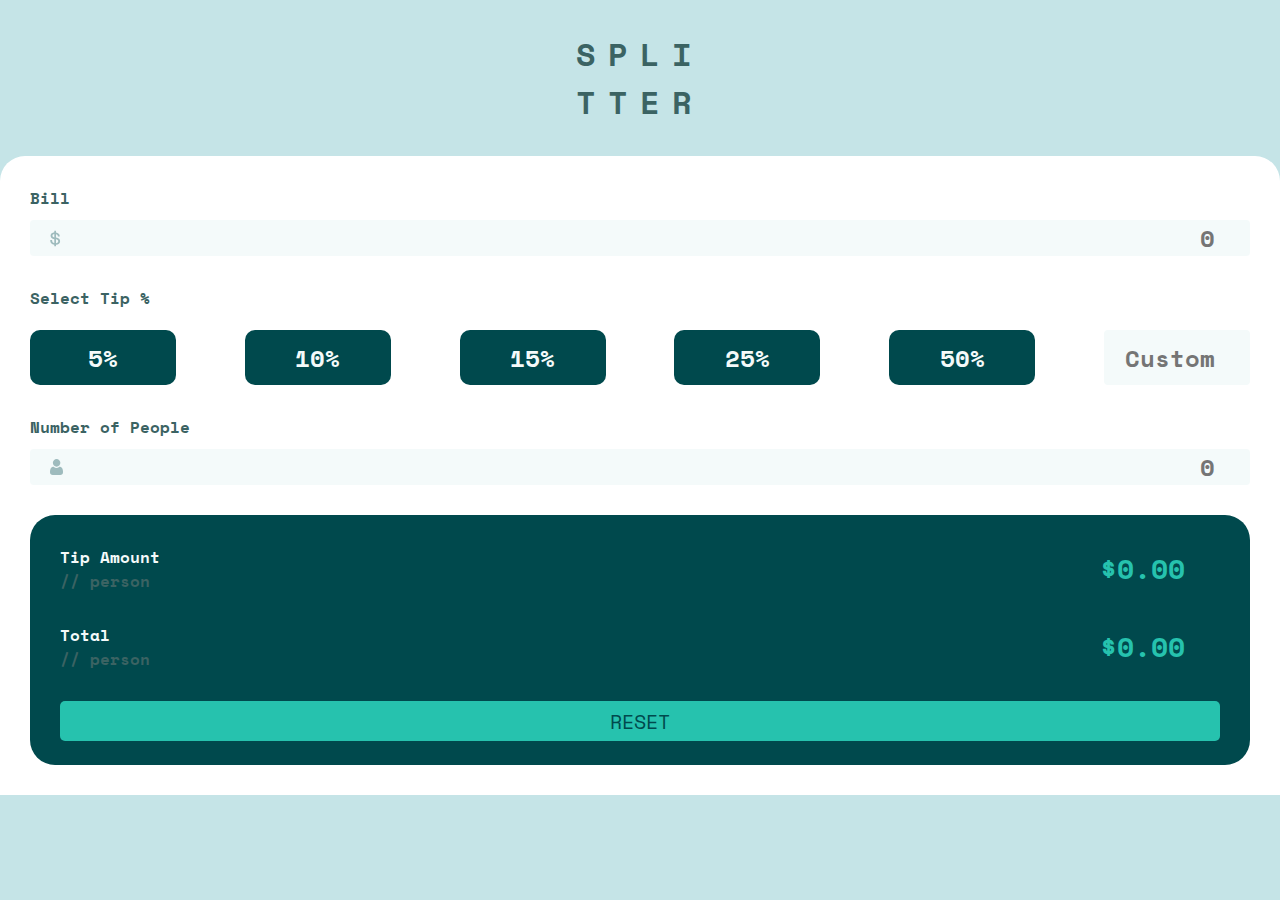
<file: tips_calc/index.html>
<!DOCTYPE html>
<html lang="en">
<head>
  <meta charset="UTF-8">
  <meta name="viewport" content="width=device-width, initial-scale=1.0"> <!-- displays site properly based on user's device -->

  <link rel="icon" type="image/png" sizes="32x32" href="./images/favicon-32x32.png">
  
  <link rel="stylesheet" href="styles.css">

  <title>Frontend Mentor | Tip calculator app</title>

</head>
<body>
    <h1 class="title">
      SPLI <br> TTER 
    </h1>
    <div class="container">
      <div class="first">
        <p>Bill</p>
        <div class="input">
          <input type="number" placeholder="0">
        </div>
        <div class="tip-box">
          <p>Select Tip %</p>
          <div class="tips">
            <div class="box">
              <p>5%</p>
            </div>
            <div class="box">
              <p>10%</p>
            </div>
            <div class="box">
              <p>15%</p>
            </div>
            <div class="box">
              <p>25%</p>
            </div>
            <div class="box">
              <p>50%</p>
            </div>
            <div class="box span">
              <div class="input-tip">
                <input class="input-tip" type="number" placeholder="Custom">
              </div>
            </div>
          </div>
        </div>
        <div class="input-people">
          <p>Number of People</p>
          <div class="input">
            <input type="number" placeholder="0">
          </div>
        </div>
      </div>
      <div class="second">
        <div class="tip-amount">
          <div class="box">
            <div class="left">
              <h4>Tip Amount</h4>
              <p>// person</p>
            </div>
            <div class="right">
              <input type="number" placeholder="$0.00">
            </div>
          </div>
          <div class="box">
            <div class="left">
              <h4>Total</h4>
              <p>// person</p>
            </div>
            <div class="right">
              <input type="number" placeholder="$0.00">
            </div>
          </div>
          <button>Reset</button>
        </div>
        </div>
      </div>
    </div>
</body>
</html>
</file>
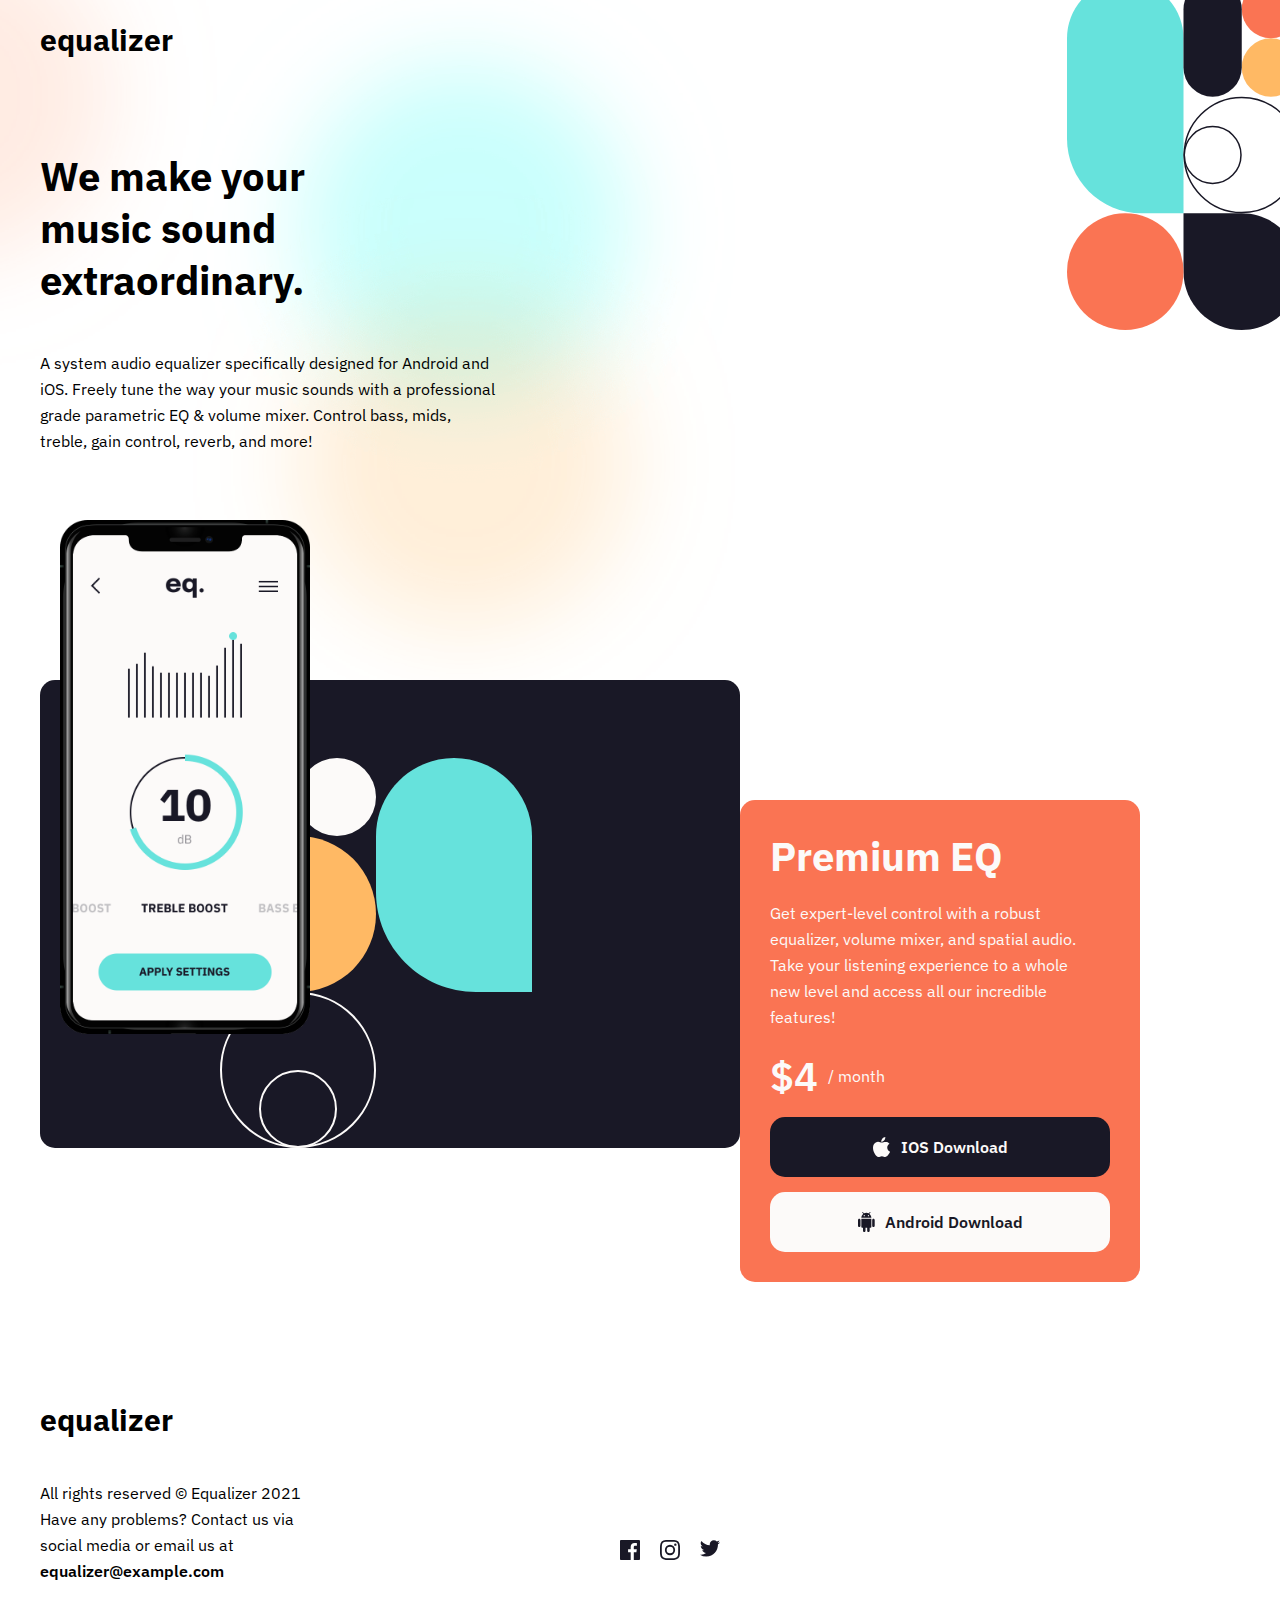
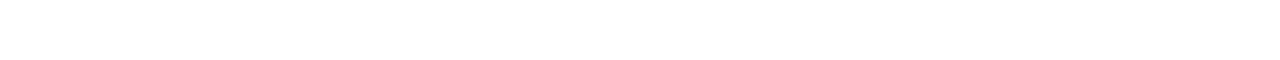
<file: landing_page_ez/main/starter-code/index.html>
<!DOCTYPE html>
<html lang="en">
<head>
  <meta charset="UTF-8">
  <meta name="viewport" content="width=device-width, initial-scale=1.0">
  <link rel="stylesheet" href="style.css">

  <link rel="icon" type="image/png" sizes="32x32" href="./assets/favicon-32x32.png">
  
  <title>Frontend Mentor | Equalizer landing page</title>
</head>
<body>
  <section>
    <div class="hero">
      <img src="./assets/bg-main-mobile.png" alt="">
      <p class="page-title">equalizer</p>
      <h1>We make your music sound extraordinary.</h1>
      <p class="body-text">A system audio equalizer specifically designed for Android and iOS. Freely tune the way your music sounds with a professional grade parametric EQ & volume mixer. Control bass, mids, treble, gain control, reverb, and more!</p>
    </div>
      <div class="content">
        <svg class="bg-pattern-2" width="312" height="468"xmlns="http://www.w3.org/2000/svg"><g fill="none" fill-rule="evenodd"><path d="M234 78c43.078 0 78 34.922 78 78v156h-56c-55.228 0-100-44.772-100-100v-56c0-43.078 34.922-78 78-78Z" fill="#66E2DC"/><rect fill="#FCFAF9" x="78" y="78" width="78" height="78" rx="39"/><rect fill="#66E2DC" width="78" height="156" rx="39"/><rect fill="#FFB964" y="156" width="156" height="156" rx="78"/><g transform="translate(0 312)" stroke="#FCFAF9" stroke-width="2"><rect x="1" y="1" width="154" height="154" rx="77"/><rect x="40" y="79" width="76" height="76" rx="38"/></g></g></svg>
        <img class="phone" src="./assets/illustration-app.png" alt="">
        <div class="card">
          <h1>Premium EQ</h1>
          <p class="body-text-card">Get expert-level control with a robust equalizer, volume mixer, and spatial audio. Take your listening experience to a whole new level and access all our incredible features!</p>
          <div class="cash">
              <span>$4</span>
              <p>/ month</p>
          </div>
          <div class="btns">
            <button>
              <div>
                <svg width="18" height="20" xmlns="http://www.w3.org/2000/svg"><path d="M12.683 4.681c1.359 0 2.798.745 3.821 2.029-3.356 1.851-2.812 6.674.58 7.965-.467 1.04-.69 1.504-1.292 2.425-.839 1.285-2.02 2.886-3.486 2.897-1.302.014-1.637-.852-3.403-.842-1.766.009-2.134.857-3.437.845C4 19.987 2.88 18.542 2.042 17.257-.302 13.667-.549 9.45.897 7.207c1.029-1.592 2.651-2.523 4.175-2.523 1.551 0 2.527.856 3.812.856 1.247 0 2.005-.859 3.8-.859ZM12.291 0c.178 1.215-.315 2.405-.968 3.246-.697.904-1.901 1.603-3.066 1.566-.213-1.163.332-2.36.995-3.167C9.978.756 11.224.074 12.291 0Z" fill="#FCFAF9"/></svg>
                <p>IOS Download</p>
              </div>
            </button>
            <button class="second">
              <div>
                <svg width="17" height="20" xmlns="http://www.w3.org/2000/svg"><path d="M13.362 6.638v8.35c0 .502-.334.836-.836.836h-.836v2.924c0 .669-.583 1.252-1.251 1.252-.67 0-1.252-.583-1.252-1.252v-2.924H7.515v2.924c0 .669-.583 1.252-1.252 1.252s-1.252-.583-1.252-1.252v-2.924h-.836c-.501 0-.836-.334-.836-.835v-8.35h10.023Zm2.088 0c.669 0 1.252.586 1.252 1.251v5.848c0 .668-.583 1.252-1.252 1.252s-1.252-.584-1.252-1.252V7.889c0-.665.583-1.25 1.252-1.25Zm-14.198 0c.669 0 1.252.586 1.252 1.251v5.848c0 .668-.583 1.252-1.252 1.252S0 14.405 0 13.737V7.889c0-.665.583-1.25 1.252-1.25ZM11.776.126a.4.4 0 0 1 .583 0 .401.401 0 0 1 0 .583l-1.085 1.084c.35.234.667.52.942.846.66.782 1.081 1.8 1.139 2.902l.002.034c.003.075.005.15.005.227H3.34c0-.076.002-.152.006-.227l.002-.034a4.908 4.908 0 0 1 1.138-2.902 4.52 4.52 0 0 1 .942-.846L4.343.71a.4.4 0 0 1 0-.583.4.4 0 0 1 .583 0l1.12 1.118.053.051c.664-.333 1.41-.499 2.24-.5h.024c.83.001 1.575.167 2.24.5l.052-.051ZM6.262 3.09a.626.626 0 1 0 0 1.252.626.626 0 0 0 0-1.252Zm4.178 0a.626.626 0 1 0 0 1.252.626.626 0 0 0 0-1.252Z" fill="#191826"/></svg>
                <p>Android Download</p>
              </div>
            </button>
          </div>
        </div>
        <img class="tablet-bg" src="./assets/bg-main-tablet.png" alt="">
        <img class="tablet-pattern" src="./assets/bg-pattern-1.svg" alt="">
      </div>
      <footer>
        <p class="page-title">equalizer</p>
        <p class="body-text">All rights reserved © Equalizer 2021
        <br>  Have any problems? Contact us via social media or email us at <span>equalizer@example.com</span> </p>
        <div class="social">
          <svg width="20" height="20" xmlns="http://www.w3.org/2000/svg"><path d="M18.896 0H1.104C.494 0 0 .494 0 1.104v17.793C0 19.506.494 20 1.104 20h9.58v-7.745H8.076V9.237h2.606V7.01c0-2.583 1.578-3.99 3.883-3.99 1.104 0 2.052.082 2.329.119v2.7h-1.598c-1.254 0-1.496.597-1.496 1.47v1.928h2.989l-.39 3.018h-2.6V20h5.098c.608 0 1.102-.494 1.102-1.104V1.104C20 .494 19.506 0 18.896 0Z" fill="#191826"/></svg>
          <svg width="20" height="20" xmlns="http://www.w3.org/2000/svg"><path d="M10 1.802c2.67 0 2.987.01 4.042.059 2.71.123 3.975 1.409 4.099 4.099.048 1.054.057 1.37.057 4.04 0 2.672-.01 2.988-.057 4.042-.124 2.687-1.387 3.975-4.1 4.099-1.054.048-1.37.058-4.041.058-2.67 0-2.987-.01-4.04-.058-2.718-.124-3.977-1.416-4.1-4.1-.048-1.054-.058-1.37-.058-4.041 0-2.67.01-2.986.058-4.04.124-2.69 1.387-3.977 4.1-4.1 1.054-.048 1.37-.058 4.04-.058ZM10 0C7.284 0 6.944.012 5.877.06 2.246.227.227 2.242.061 5.877.01 6.944 0 7.284 0 10s.012 3.057.06 4.123c.167 3.632 2.182 5.65 5.817 5.817 1.067.048 1.407.06 4.123.06s3.057-.012 4.123-.06c3.629-.167 5.652-2.182 5.816-5.817.05-1.066.061-1.407.061-4.123s-.012-3.056-.06-4.122C19.777 2.249 17.76.228 14.124.06 13.057.01 12.716 0 10 0Zm0 4.865a5.135 5.135 0 1 0 0 10.27 5.135 5.135 0 0 0 0-10.27Zm0 8.468a3.333 3.333 0 1 1 0-6.666 3.333 3.333 0 0 1 0 6.666Zm5.338-9.87a1.2 1.2 0 1 0 0 2.4 1.2 1.2 0 0 0 0-2.4Z" fill="#191826"/></svg>
          <svg width="20" height="17" xmlns="http://www.w3.org/2000/svg"><path d="M20 2.172a8.192 8.192 0 0 1-2.357.646 4.11 4.11 0 0 0 1.805-2.27 8.22 8.22 0 0 1-2.606.996A4.096 4.096 0 0 0 13.847.248c-2.65 0-4.596 2.472-3.998 5.037A11.648 11.648 0 0 1 1.392 1a4.109 4.109 0 0 0 1.27 5.478 4.086 4.086 0 0 1-1.858-.513c-.045 1.9 1.318 3.679 3.291 4.075a4.113 4.113 0 0 1-1.853.07 4.106 4.106 0 0 0 3.833 2.849A8.25 8.25 0 0 1 0 14.658a11.616 11.616 0 0 0 6.29 1.843c7.618 0 11.923-6.434 11.663-12.205A8.354 8.354 0 0 0 20 2.172Z" fill="#191826"/></svg>
        </div>
      </footer>
    </section>
</body>
</html>
</file>
<file: tips_calc/styles.css>
@import url('https://fonts.googleapis.com/css2?family=Space+Mono&display=swap');
*{
    margin: 0;
    padding: 0;
    box-sizing: border-box;
    list-style: none;
    font-family: 'Space Mono', monospace;
}
body{
    background-color: hsl(185, 41%, 84%);
}

@media screen and (min-width:375px) {
    .title{
        text-align: center;
        margin-top: 30px;
        color: hsl(180,25%,31%);
        letter-spacing: 12px;
        font-weight: 700;
        margin-bottom: 30px;
    }
    .container{
        width: 100%;
        background-color:hsl(0, 0%, 100%);
        border-top-left-radius: 25px;
        border-top-right-radius: 25px;
        padding: 30px;
    }
    .container p{
        color: hsl(180,25%,31%);
        font-weight: 700;
        margin-bottom: 10px;
    }
    .container .input input {
        width: 100%;
        box-sizing: border-box;
        background-color:hsl(189, 41%, 97%);
        border: none;
        border-radius: 4px;
        background-image: url(./images/icon-dollar.svg);
        background-position: 20px 10px; 
        background-repeat: no-repeat;
        text-align: right;
        padding-right: 20px;
        font-weight: 700;
        font-size: 24px;
      }
       .input input:focus{
          box-shadow: 0 0 2px 1px green;
          outline: none;
      }
    .container .tip-box {
        margin-top: 20px;
    }
    .container .tip-box p{
        padding-top: 10px;
    }
    .container .tip-box .tips {
        display: flex;
        flex-wrap: wrap;
        justify-content: space-between;
        margin-top: -10px;
    }
    .container .tip-box .tips .box {
        background-color:  hsl(183, 100%, 15%);
        width: 146px;
        height: 55px;
        border-radius: 10px;
        text-align: center;
        margin-top: 20px;
        transition: 250ms;
    }
    .container .tip-box .tips .span{
        background-color: hsl(189, 41%, 97%);
    }
    .container .tip-box .tips .box:hover{
        background-color: #9fe8df;
        color: #000;
    }
    .container .tip-box .tips .box:hover p{
        color:  hsl(183, 100%, 15%);
    }
    
    .container .tip-box .tips .box p{
        color: hsl(189, 41%, 97%);
        font-size: 24px;
        text-align: center;
    }
    .container .output-box{
        margin-top: 40px;
    }
    .container .tip-box input {
        width: 100%;
        height: 55px;
        background-color:hsl(189, 41%, 97%);
        border: none;
        border-radius: 4px;
        text-align: right;
        padding-right: 20px;
        font-weight: 700;
        font-size: 24px;
      }
      .container .tip-box input:focus{
        box-shadow: 0 0 2px 1px green;
        outline: none;
      } 
    
      .container .input-people {
          margin-top: 30px;
      }
      .container .input-people input[type=number] {
        width: 100%;
        box-sizing: border-box;
        background-color:hsl(189, 41%, 97%);
        border: none;
        border-radius: 4px;
        background-image: url(./images/icon-person.svg);
        background-position: 20px 10px; 
        background-repeat: no-repeat;
        text-align: right;
        padding-right: 20px;
        font-weight: 700;
        font-size: 24px;
      }
      .container .tip-box input[type=text]:focus{
        box-shadow: 0 0 2px 1px green;
        outline: none;
      } 
      .container .tip-amount{
          width: 100%;
          height: 250px;
          background-color: hsl(183, 100%, 15%);
          border-radius: 25px;
          padding: 30px;
          margin-top: 30px;
      }
      .container .tip-amount h4{
          color: hsl(189, 41%, 97%);
      }
      .container .tip-amount .box {
          display: flex;
          justify-content: space-between;
          margin-bottom: 20px;
      }
      .container .tip-amount .box input{
        width: 120px;
        height: 50px;
        outline: none;
        background-color:hsl(183, 100%, 15%);
        border: none;
        text-align: right;
        padding-right: 20px;
        font-weight: 700;
        font-size: 24px;
        background-size: 16px;
        color: #26c2ae;
      }
      .container .tip-amount .box ::placeholder{
          color:#26c2ae;
          font-size: 28px;
      }
      .container .tip-amount button{
          width: 100%;
          height: 40px;
          background-color: #26c2ae;
          color: hsl(183, 100%, 15%);
          text-transform: uppercase;
          text-align: center;
          border: none;
          font-weight: 500;
          font-size: 20px;
          border-radius: 5px;
          transition: 250ms;
      }
      .container .tip-amount button:hover{
          background-color: #9fe8df;
      }   
}
@media screen and (min-width:1440px) {
    .container{
        width: 960px;
        margin: 0 auto;
        margin-top: 30px;
        display: flex;
    }
    .container .tip-amount{
        width: 400px;
        height: 380px;
        margin-left: 30px;
        margin-top: 0px;
    }
    .container .tip-amount button{
        margin-top: 120px;
    }
}
</file>
<file: landing_page_ez/main/starter-code/style.css>
@import url('https://fonts.googleapis.com/css2?family=IBM+Plex+Sans:wght@700&display=swap');
@import url('https://fonts.googleapis.com/css2?family=IBM+Plex+Sans&display=swap');

*{
    margin: 0;
    padding: 0;
    box-sizing: border-box;

}
@media screen and (min-width:320px) {
    .hero img{
        position: absolute;
        top: -190px;
        right: 0px;
        z-index: -1;
    }
    .hero .page-title{
        position: absolute;
        top: 20px;
        font-family: 'IBM Plex Sans', sans-serif;
        font-size: 30px;
        font-weight: 700;
    }
    .hero h1{
        font-family: 'IBM Plex Sans', sans-serif;
        font-size: 40px;
        position: absolute;
        top: 100px;
    }
    .hero h1,.page-title,.body-text{
        padding-left: 20px;
    }
    .hero .body-text{
        font-family: 'IBM Plex Sans', sans-serif;
        font-size: 16px;
        position: absolute;
        top: 300px;
        line-height: 26px ;
        width: 320px;
    }
    .content .bg-pattern-2{
        background-color: #191826;
        position: absolute;
        top: 680px;
        z-index: 0;
        width: 100%;
        padding-left: 30px;
    }
    .content .phone{
        width: 250px;
        position: absolute;
        z-index: 1;
        top: 520px;
        margin-left: 60px;
    }
    .content .card{
        width: 100%;
        background-color: #fa7453 ;
        position: absolute;
        top: 1130px;
        padding: 30px;
    }
    .bg-pattern-2, .card{
        border-radius: 15px;
    }
    .card h1{
        font-family: 'IBM Plex Sans', sans-serif;
        font-size: 40px;
        position: absolute;
        color: #fcfaf9;
    }
    .card .body-text-card{
        font-family: 'IBM Plex Sans', sans-serif;
        font-size: 16px;
        position: absolute;
        top: 100px;
        line-height: 26px ;
        width: 320px;
        color: #fcfaf9;
        
    }
    .card .cash{
        display: flex;
        margin-top: 220px;
        align-items: center;
    }
    .card span{
        font-family: 'IBM Plex Sans', sans-serif;
        font-size: 40px;
        padding-right: 10px;
        color: #fcfaf9;
        font-weight: 600;
    }
    .card .cash p{
        font-family: 'IBM Plex Sans', sans-serif;
        font-size: 16px;
        color: #fcfaf9;
    }
    .btns button{
        width: 100%;
        height: 60px;
        border: none;
        border-radius: 15px;
        background-color: #191826;
        margin-top: 15px;
        transition: 250ms;
    }
    .btns button:hover{
        background-color: #ffb964;
    }
    .btns button div{
        display: flex;
        justify-content: center;
        align-items: center;
    }
    .btns button div p{
        font-family: 'IBM Plex Sans', sans-serif;
        font-size: 16px;
        color: #fcfaf9;
        font-weight: 600;
        padding-left: 10px;
    }
    .btns .second{
        background-color: #fcfaf9;
    }
    .btns .second:hover{
        background-color: #66e2dc;
    }
    .btns .second div p{
        color: #191826;
    }
    .tablet-bg{
        display: none;
    }
    .tablet-pattern{
        display: none;
    }
    footer .page-title{
        position: absolute;
        top: 1700px;
        font-family: 'IBM Plex Sans', sans-serif;
        font-size: 30px;
        font-weight: 700;
    }
    footer .body-text{
        font-family: 'IBM Plex Sans', sans-serif;
        font-size: 16px;
        position: absolute;
        top: 1770px;
        line-height: 26px ;
        width: 320px;
    }
    footer span{
        font-weight: 600;
    }
    footer .social{
        display: flex;
        margin-top:1950px;
        z-index: 11;
        padding-bottom: 50px;
    }
    footer svg{
        margin-left: 20px;
        transition: 250ms;
        cursor: pointer;
    }
    footer svg:hover{
        background-color: #fa7453 ;
        color: #fff;
    }
}
@media screen and (min-width:768px) {
    .hero h1,.page-title,.body-text{
        padding-left: 40px;
    }
    .hero img{
        display: none;
    }
    .tablet-bg{
        display: block;
        position: absolute;
        z-index: -1;
        left: -350px;
        top: -200px;
        right: 400px;
        width: 1110px;
    }
    .tablet-pattern{
        display: block;
        position: absolute;
        right: -20px;
        overflow-x: hidden;
        height: 350px;
        top: -20px;
    }
    .hero h1{
        width: 400px;
        top: 150px;
        font-size: 40px;
    }
    .hero .body-text{
        width: 500px;
        top: 350px;
    }
    .content .bg-pattern-2{
        padding-left: 180px;
        width: 700px;
        margin-left: 40px;
    }
    .content .card{
        width: 400px;
        top: 800px;
        z-index: 1;
        right: 140px;
    }
    footer .page-title{
        top: 1400px;
    }
    footer .body-text{
        top: 1480px;
    }
    footer .social{
        padding-bottom: 100px;
        margin-top: 1540px;
        margin-left: 600px;
    }
}
@media screen and (min-width:1428px) {

    .hero h1,.page-title,.body-text{
        padding-left: 80px;
    }
    .hero h1{
        font-size: 88px;
        width: 1000px;
        line-height: 88px;
    }
    .tablet-bg{
        display: block;
        position: absolute;
        z-index: -1;
        top: -200px;
        left: -150px;
        width: 1500px;
    }
    .hero .body-text{
        font-size: 20px;
        width: 1000px;
        line-height: 26px;
        top: 400px;
    }
    .content .bg-pattern-2{
        width: 1230px;
        margin-left: 100px;
        margin-top: 100px;
    }
    .tablet-pattern{
        height: 550px;
    }
    .content .bg-pattern-2{
        padding-left: 450px;
        padding-top: -200px;
        height: 600px;
    }
    .content .phone{
        left: 270px;
        top: 640px;
        width: 300px;
    }
    .content .card{
        left: 800px;
        top: 920px;
    }
    footer .page-title{
        top: 1550px;
        left: 20px;
    }
    footer .body-text{
        top: 1550px;
        width: 450px;
        left: 300px;
    }
    footer .social{
        padding-bottom: 100px;
        margin-top: 1580px;
        margin-left: 1200px;
    }
}
</file>
